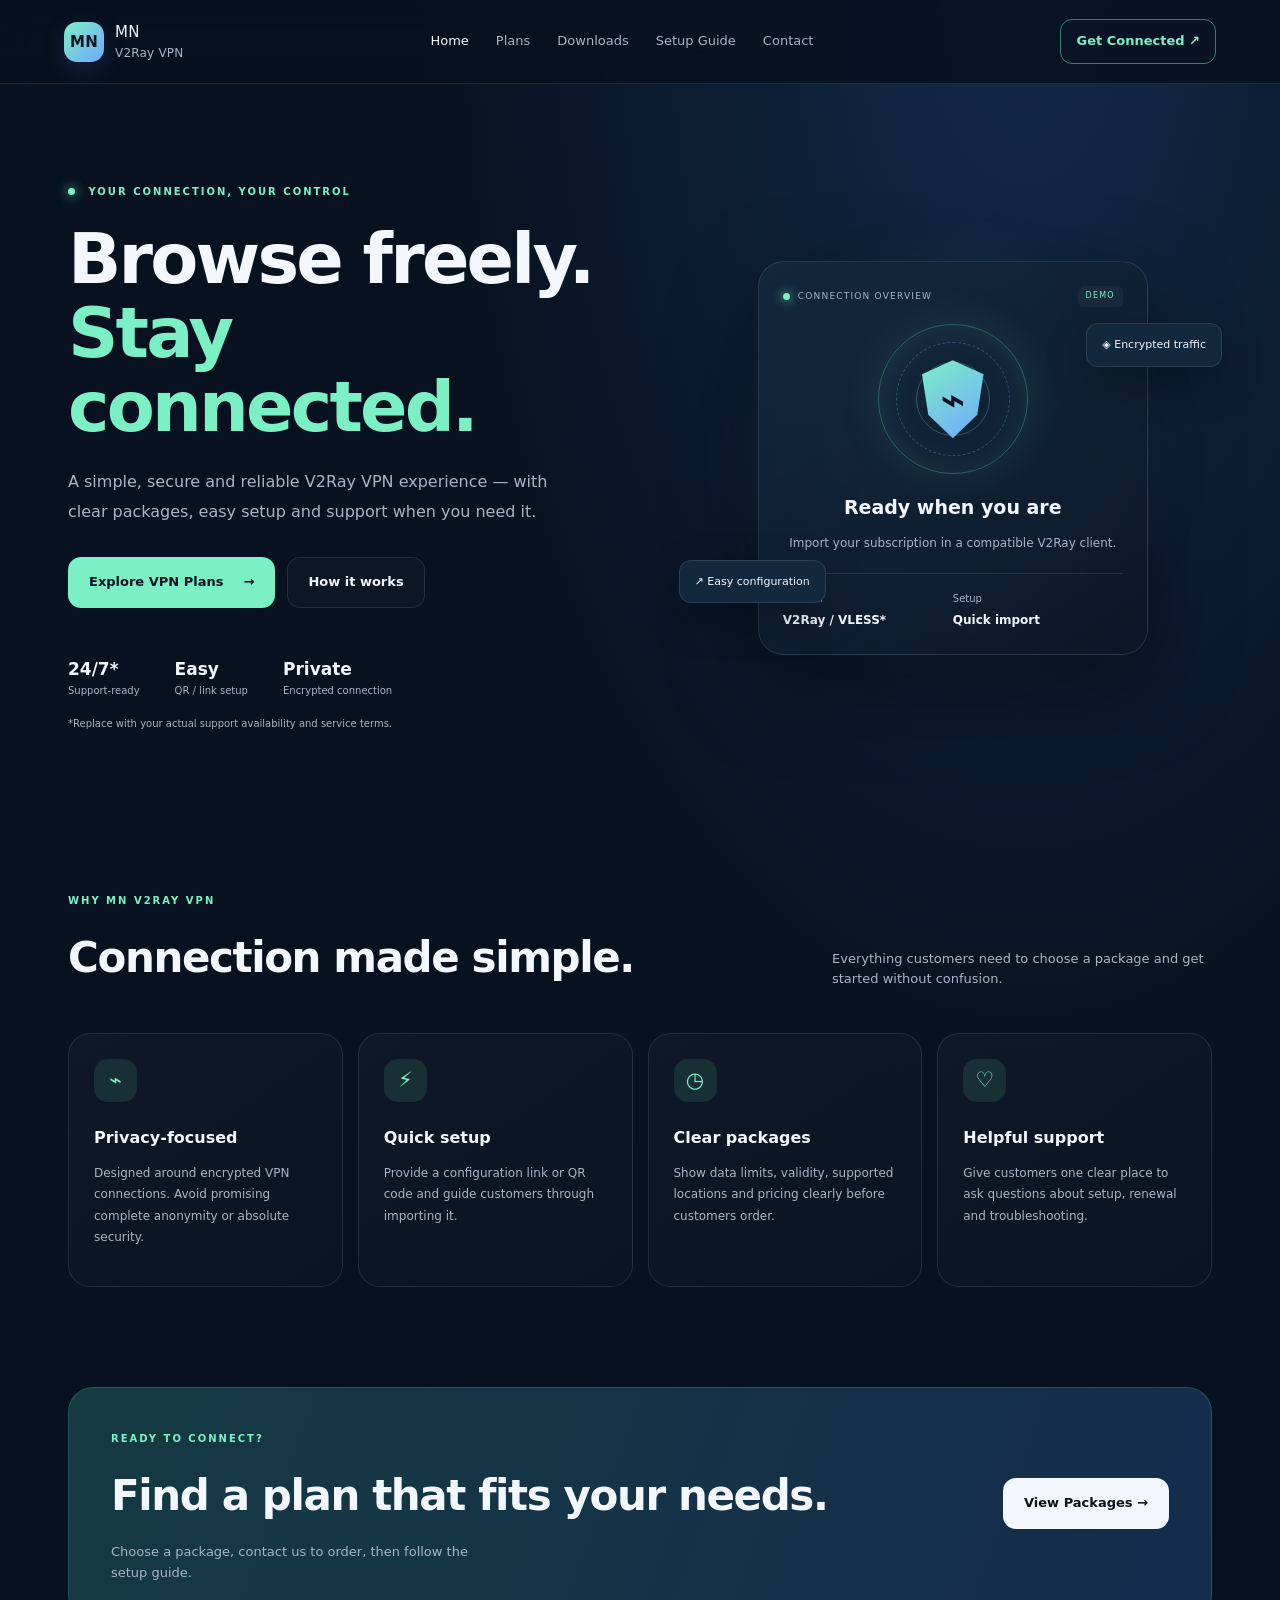
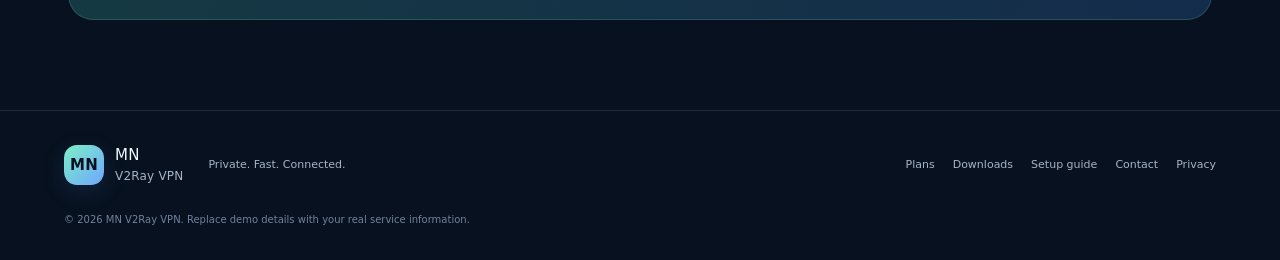
<file: index.html>
<!doctype html>
<html lang="en">
<head>
<meta charset="utf-8"><meta name="viewport" content="width=device-width, initial-scale=1">
<meta name="description" content="MN V2Ray VPN — secure, simple and reliable VPN plans with fast setup and friendly support.">
<title>MN V2Ray VPN | Private. Fast. Connected.</title><link rel="stylesheet" href="assets/style.css">
</head><body>
<header class="topbar"><a class="brand" href="index.html"><span class="logo">MN</span><span>MN <b>V2Ray VPN</b></span></a><button class="menu" aria-label="Open menu" onclick="document.querySelector('nav').classList.toggle('open')">☰</button><nav><a class="active" href="index.html">Home</a><a href="plans.html">Plans</a><a href="download.html">Downloads</a><a href="setup.html">Setup Guide</a><a href="contact.html">Contact</a></nav><a class="nav-cta" href="plans.html">Get Connected ↗</a></header>
<main>
<section class="hero"><div class="hero-copy"><div class="eyebrow"><span class="dot"></span> YOUR CONNECTION, YOUR CONTROL</div><h1>Browse freely.<br><span>Stay connected.</span></h1><p class="lead">A simple, secure and reliable V2Ray VPN experience — with clear packages, easy setup and support when you need it.</p><div class="actions"><a class="btn primary" href="plans.html">Explore VPN Plans <span>→</span></a><a class="btn secondary" href="setup.html">How it works</a></div><div class="trust-row"><div><strong>24/7*</strong><small>Support-ready</small></div><div><strong>Easy</strong><small>QR / link setup</small></div><div><strong>Private</strong><small>Encrypted connection</small></div></div><small class="disclaimer">*Replace with your actual support availability and service terms.</small></div>
<div class="hero-visual"><div class="glow"></div><div class="status-card"><div class="card-head"><span class="status-dot"></span> CONNECTION OVERVIEW <span class="pill">DEMO</span></div><div class="orbit"><div class="orbit-ring"></div><div class="shield">⌁</div></div><div class="connected">Ready when you are</div><p class="muted">Import your subscription in a compatible V2Ray client.</p><div class="mini-stats"><div><small>Protocol</small><b>V2Ray / VLESS*</b></div><div><small>Setup</small><b>Quick import</b></div></div></div><div class="floating-chip chip-one">◈ Encrypted traffic</div><div class="floating-chip chip-two">↗ Easy configuration</div></div></section>
<section class="section"><div class="section-title"><div><span class="eyebrow">WHY MN V2RAY VPN</span><h2>Connection made simple.</h2></div><p>Everything customers need to choose a package and get started without confusion.</p></div><div class="feature-grid"><article class="feature"><div class="icon">⌁</div><h3>Privacy-focused</h3><p>Designed around encrypted VPN connections. Avoid promising complete anonymity or absolute security.</p></article><article class="feature"><div class="icon">⚡</div><h3>Quick setup</h3><p>Provide a configuration link or QR code and guide customers through importing it.</p></article><article class="feature"><div class="icon">◷</div><h3>Clear packages</h3><p>Show data limits, validity, supported locations and pricing clearly before customers order.</p></article><article class="feature"><div class="icon">♡</div><h3>Helpful support</h3><p>Give customers one clear place to ask questions about setup, renewal and troubleshooting.</p></article></div></section>
<section class="band"><div><span class="eyebrow">READY TO CONNECT?</span><h2>Find a plan that fits your needs.</h2><p>Choose a package, contact us to order, then follow the setup guide.</p></div><a class="btn light" href="plans.html">View Packages →</a></section>
</main><footer><a class="brand" href="index.html"><span class="logo">MN</span><span>MN <b>V2Ray VPN</b></span></a><p>Private. Fast. Connected.</p><div class="footer-links"><a href="plans.html">Plans</a><a href="download.html">Downloads</a><a href="setup.html">Setup guide</a><a href="contact.html">Contact</a><a href="privacy.html">Privacy</a></div><small>© <span id="year"></span> MN V2Ray VPN. Replace demo details with your real service information.</small></footer><script src="assets/main.js"></script></body></html>
</file>
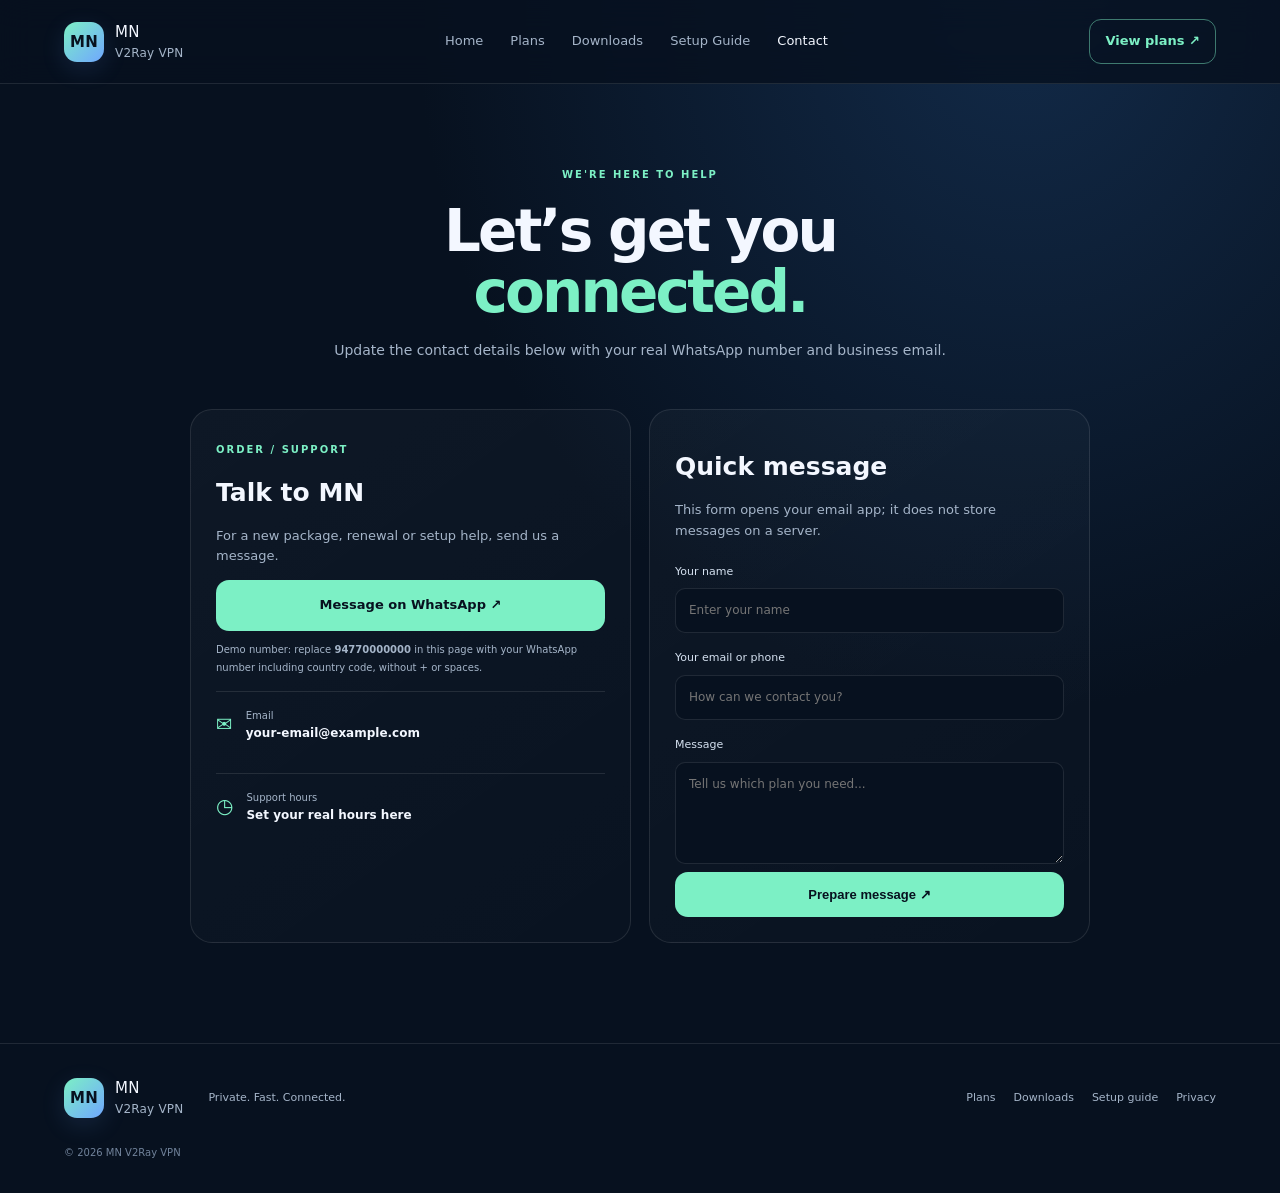
<file: contact.html>
<!doctype html><html lang="en"><head><meta charset="utf-8"><meta name="viewport" content="width=device-width, initial-scale=1"><title>Contact & Orders | MN V2Ray VPN</title><link rel="stylesheet" href="assets/style.css"></head><body>
<header class="topbar"><a class="brand" href="index.html"><span class="logo">MN</span><span>MN <b>V2Ray VPN</b></span></a><button class="menu" aria-label="Open menu" onclick="document.querySelector('nav').classList.toggle('open')">☰</button><nav><a href="index.html">Home</a><a href="plans.html">Plans</a><a href="download.html">Downloads</a><a href="setup.html">Setup Guide</a><a class="active" href="contact.html">Contact</a></nav><a class="nav-cta" href="plans.html">View plans ↗</a></header>
<main class="inner-page"><div class="page-heading"><span class="eyebrow">WE'RE HERE TO HELP</span><h1>Let’s get you <span>connected.</span></h1><p>Update the contact details below with your real WhatsApp number and business email.</p></div><div class="contact-layout"><section class="contact-box"><span class="eyebrow">ORDER / SUPPORT</span><h2>Talk to MN</h2><p>For a new package, renewal or setup help, send us a message.</p><a class="btn primary full" href="https://wa.me/94770000000?text=Hello%20MN%20V2Ray%20VPN%2C%20I%20want%20to%20know%20about%20your%20plans." target="_blank" rel="noopener">Message on WhatsApp ↗</a><p class="small-note">Demo number: replace <b>94770000000</b> in this page with your WhatsApp number including country code, without + or spaces.</p><div class="contact-line"><span>✉</span><div><small>Email</small><b>your-email@example.com</b></div></div><div class="contact-line"><span>◷</span><div><small>Support hours</small><b>Set your real hours here</b></div></div></section><section class="contact-box form-box"><h2>Quick message</h2><p>This form opens your email app; it does not store messages on a server.</p><form id="contactForm"><label for="name">Your name</label><input id="name" required placeholder="Enter your name"><label for="email">Your email or phone</label><input id="email" required placeholder="How can we contact you?"><label for="message">Message</label><textarea id="message" required rows="4" placeholder="Tell us which plan you need..."></textarea><button class="btn primary full" type="submit">Prepare message ↗</button></form></section></div></main>
<footer><a class="brand" href="index.html"><span class="logo">MN</span><span>MN <b>V2Ray VPN</b></span></a><p>Private. Fast. Connected.</p><div class="footer-links"><a href="plans.html">Plans</a><a href="download.html">Downloads</a><a href="setup.html">Setup guide</a><a href="privacy.html">Privacy</a></div><small>© <span id="year"></span> MN V2Ray VPN</small></footer><script src="assets/main.js"></script></body></html>
</file>
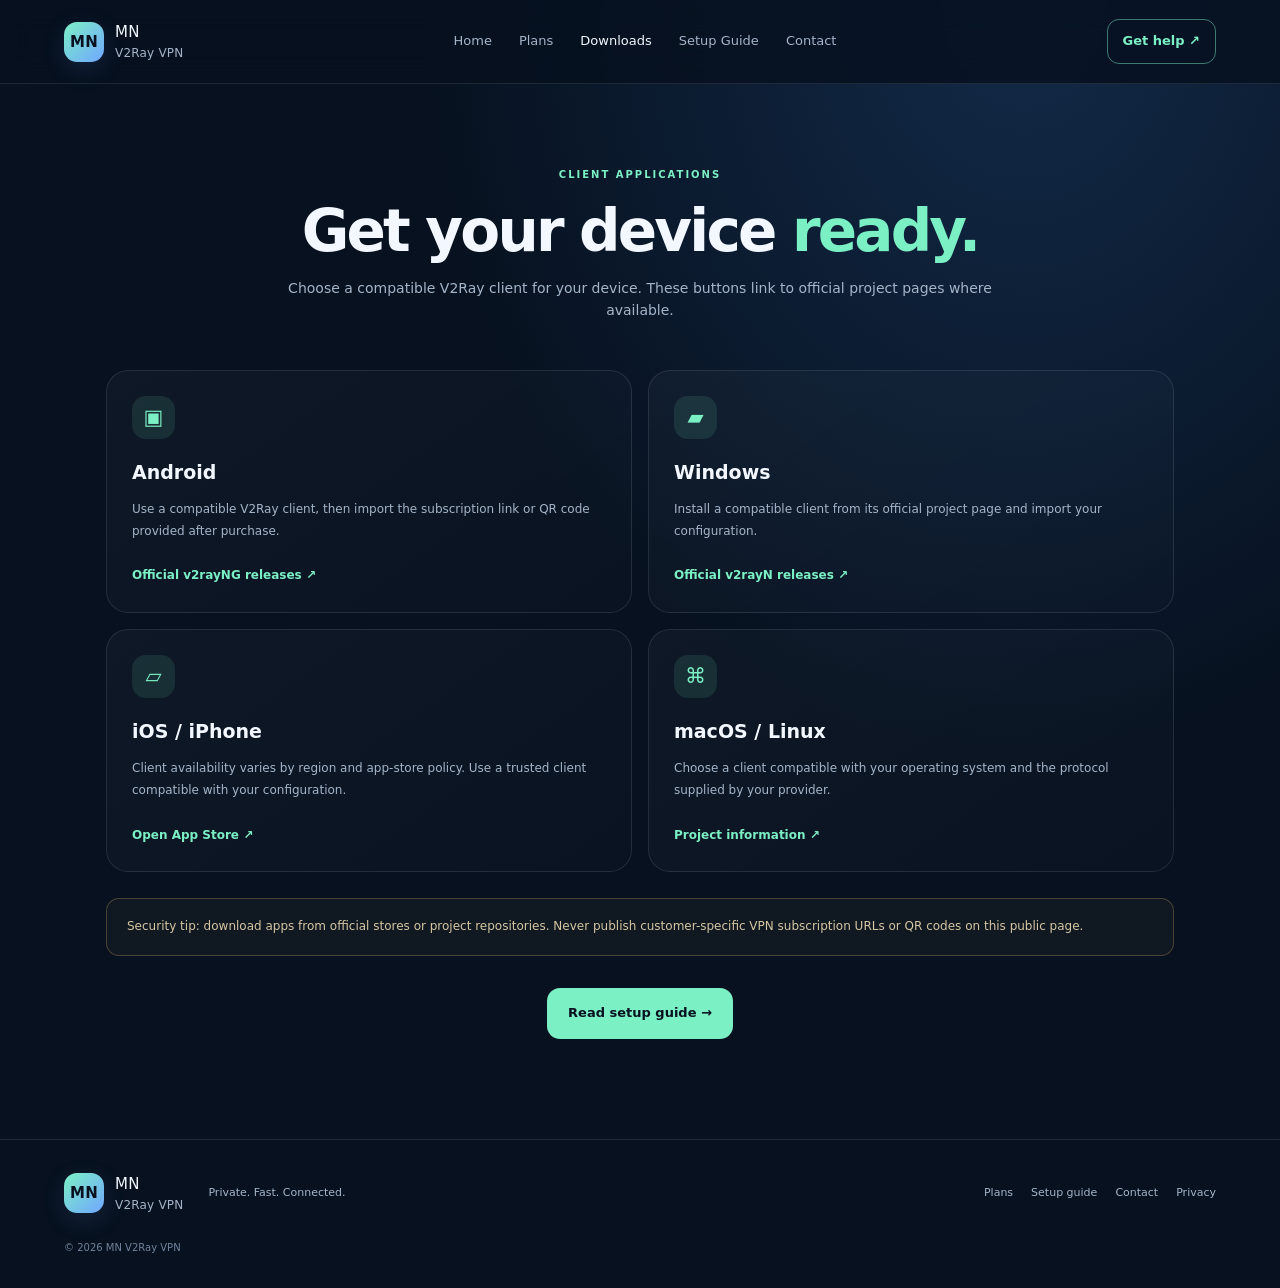
<file: download.html>
<!doctype html><html lang="en"><head><meta charset="utf-8"><meta name="viewport" content="width=device-width, initial-scale=1"><title>Downloads | MN V2Ray VPN</title><link rel="stylesheet" href="assets/style.css"></head><body>
<header class="topbar"><a class="brand" href="index.html"><span class="logo">MN</span><span>MN <b>V2Ray VPN</b></span></a><button class="menu" aria-label="Open menu" onclick="document.querySelector('nav').classList.toggle('open')">☰</button><nav><a href="index.html">Home</a><a href="plans.html">Plans</a><a class="active" href="download.html">Downloads</a><a href="setup.html">Setup Guide</a><a href="contact.html">Contact</a></nav><a class="nav-cta" href="contact.html">Get help ↗</a></header>
<main class="inner-page"><div class="page-heading"><span class="eyebrow">CLIENT APPLICATIONS</span><h1>Get your device <span>ready.</span></h1><p>Choose a compatible V2Ray client for your device. These buttons link to official project pages where available.</p></div><div class="download-grid">
<article class="download-card"><div class="device-icon">▣</div><h2>Android</h2><p>Use a compatible V2Ray client, then import the subscription link or QR code provided after purchase.</p><a class="text-link" href="https://github.com/2dust/v2rayNG/releases" target="_blank" rel="noopener">Official v2rayNG releases ↗</a></article>
<article class="download-card"><div class="device-icon">▰</div><h2>Windows</h2><p>Install a compatible client from its official project page and import your configuration.</p><a class="text-link" href="https://github.com/2dust/v2rayN/releases" target="_blank" rel="noopener">Official v2rayN releases ↗</a></article>
<article class="download-card"><div class="device-icon">▱</div><h2>iOS / iPhone</h2><p>Client availability varies by region and app-store policy. Use a trusted client compatible with your configuration.</p><a class="text-link" href="https://apps.apple.com/" target="_blank" rel="noopener">Open App Store ↗</a></article>
<article class="download-card"><div class="device-icon">⌘</div><h2>macOS / Linux</h2><p>Choose a client compatible with your operating system and the protocol supplied by your provider.</p><a class="text-link" href="https://github.com/2dust/v2rayN" target="_blank" rel="noopener">Project information ↗</a></article>
</div><div class="notice">Security tip: download apps from official stores or project repositories. Never publish customer-specific VPN subscription URLs or QR codes on this public page.</div><div class="center-actions"><a class="btn primary" href="setup.html">Read setup guide →</a></div></main>
<footer><a class="brand" href="index.html"><span class="logo">MN</span><span>MN <b>V2Ray VPN</b></span></a><p>Private. Fast. Connected.</p><div class="footer-links"><a href="plans.html">Plans</a><a href="setup.html">Setup guide</a><a href="contact.html">Contact</a><a href="privacy.html">Privacy</a></div><small>© <span id="year"></span> MN V2Ray VPN</small></footer><script src="assets/main.js"></script></body></html>
</file>
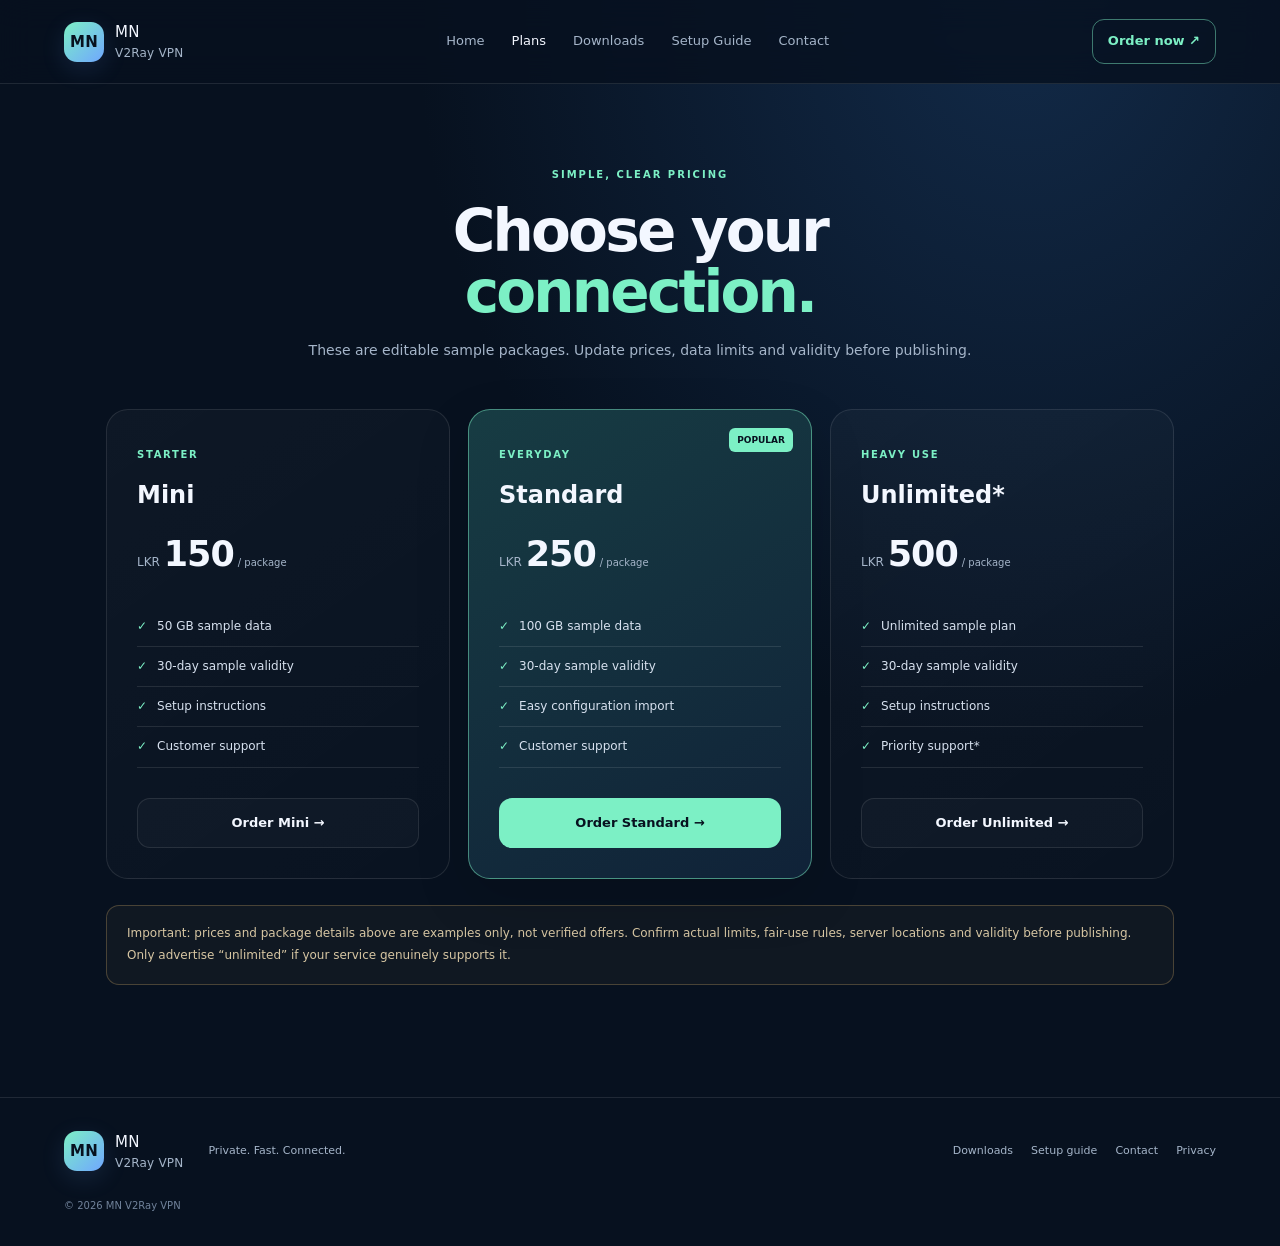
<file: plans.html>
<!doctype html><html lang="en"><head><meta charset="utf-8"><meta name="viewport" content="width=device-width, initial-scale=1"><title>VPN Plans | MN V2Ray VPN</title><link rel="stylesheet" href="assets/style.css"></head><body>
<header class="topbar"><a class="brand" href="index.html"><span class="logo">MN</span><span>MN <b>V2Ray VPN</b></span></a><button class="menu" aria-label="Open menu" onclick="document.querySelector('nav').classList.toggle('open')">☰</button><nav><a href="index.html">Home</a><a class="active" href="plans.html">Plans</a><a href="download.html">Downloads</a><a href="setup.html">Setup Guide</a><a href="contact.html">Contact</a></nav><a class="nav-cta" href="contact.html">Order now ↗</a></header>
<main class="inner-page"><div class="page-heading"><span class="eyebrow">SIMPLE, CLEAR PRICING</span><h1>Choose your <span>connection.</span></h1><p>These are editable sample packages. Update prices, data limits and validity before publishing.</p></div><div class="pricing-grid">
<article class="price-card"><span class="plan-label">STARTER</span><h2>Mini</h2><p class="price">LKR <strong>150</strong><small>/ package</small></p><ul><li>50 GB sample data</li><li>30-day sample validity</li><li>Setup instructions</li><li>Customer support</li></ul><a class="btn secondary full" href="contact.html">Order Mini →</a></article>
<article class="price-card popular"><span class="popular-tag">POPULAR</span><span class="plan-label">EVERYDAY</span><h2>Standard</h2><p class="price">LKR <strong>250</strong><small>/ package</small></p><ul><li>100 GB sample data</li><li>30-day sample validity</li><li>Easy configuration import</li><li>Customer support</li></ul><a class="btn primary full" href="contact.html">Order Standard →</a></article>
<article class="price-card"><span class="plan-label">HEAVY USE</span><h2>Unlimited*</h2><p class="price">LKR <strong>500</strong><small>/ package</small></p><ul><li>Unlimited sample plan</li><li>30-day sample validity</li><li>Setup instructions</li><li>Priority support*</li></ul><a class="btn secondary full" href="contact.html">Order Unlimited →</a></article></div><p class="notice">Important: prices and package details above are examples only, not verified offers. Confirm actual limits, fair-use rules, server locations and validity before publishing. Only advertise “unlimited” if your service genuinely supports it.</p></main>
<footer><a class="brand" href="index.html"><span class="logo">MN</span><span>MN <b>V2Ray VPN</b></span></a><p>Private. Fast. Connected.</p><div class="footer-links"><a href="download.html">Downloads</a><a href="setup.html">Setup guide</a><a href="contact.html">Contact</a><a href="privacy.html">Privacy</a></div><small>© <span id="year"></span> MN V2Ray VPN</small></footer><script src="assets/main.js"></script></body></html>
</file>
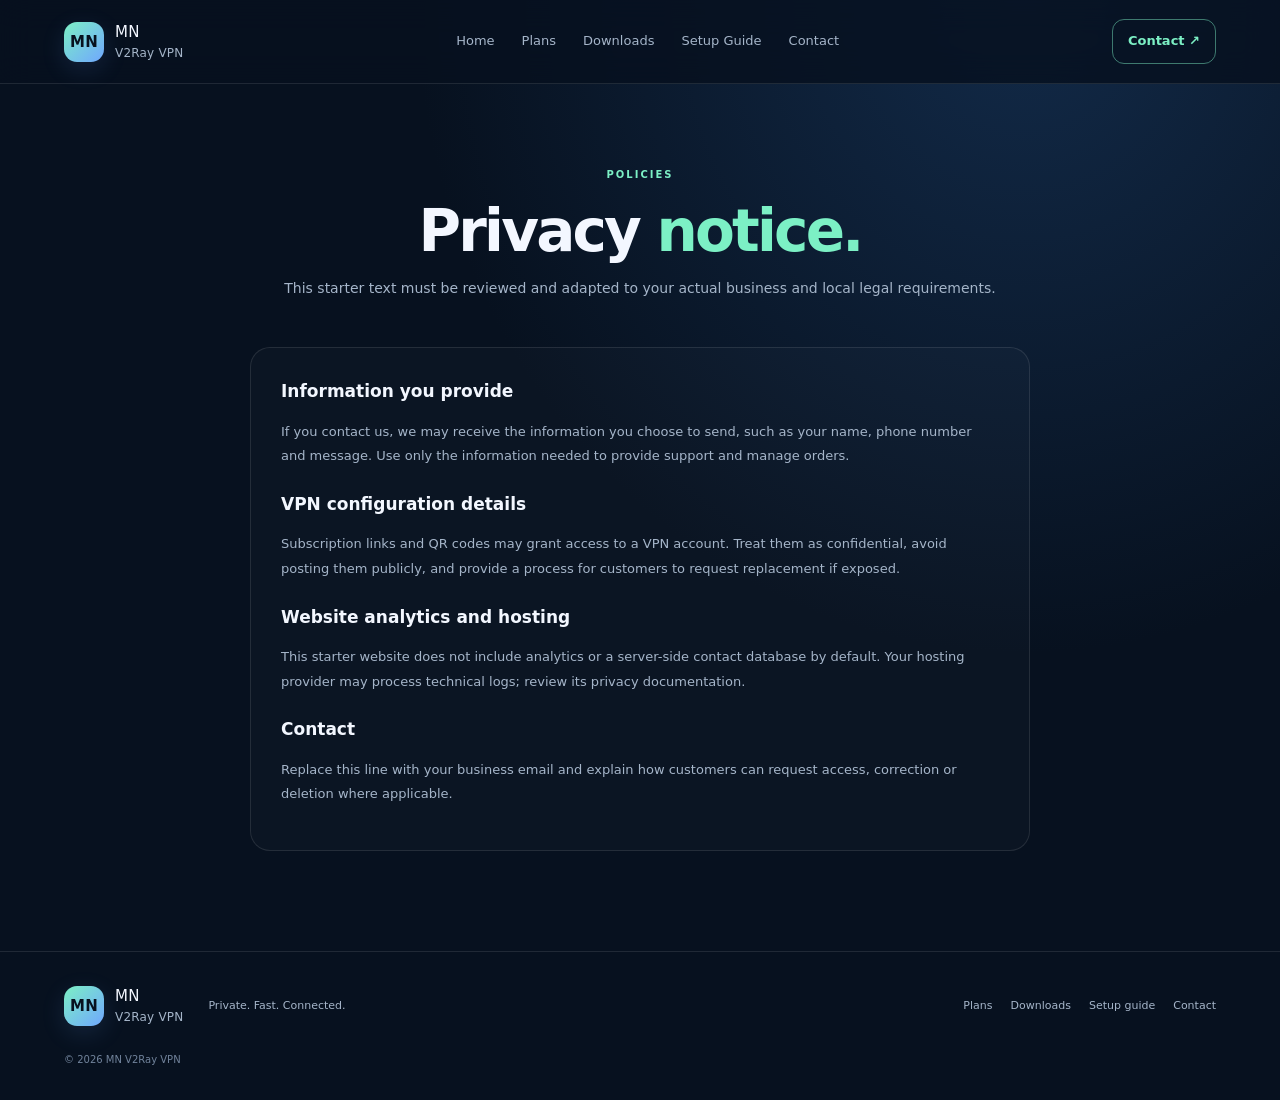
<file: privacy.html>
<!doctype html><html lang="en"><head><meta charset="utf-8"><meta name="viewport" content="width=device-width, initial-scale=1"><title>Privacy | MN V2Ray VPN</title><link rel="stylesheet" href="assets/style.css"></head><body><header class="topbar"><a class="brand" href="index.html"><span class="logo">MN</span><span>MN <b>V2Ray VPN</b></span></a><button class="menu" aria-label="Open menu" onclick="document.querySelector('nav').classList.toggle('open')">☰</button><nav><a href="index.html">Home</a><a href="plans.html">Plans</a><a href="download.html">Downloads</a><a href="setup.html">Setup Guide</a><a href="contact.html">Contact</a></nav><a class="nav-cta" href="contact.html">Contact ↗</a></header><main class="inner-page"><div class="page-heading"><span class="eyebrow">POLICIES</span><h1>Privacy <span>notice.</span></h1><p>This starter text must be reviewed and adapted to your actual business and local legal requirements.</p></div><article class="policy"><h2>Information you provide</h2><p>If you contact us, we may receive the information you choose to send, such as your name, phone number and message. Use only the information needed to provide support and manage orders.</p><h2>VPN configuration details</h2><p>Subscription links and QR codes may grant access to a VPN account. Treat them as confidential, avoid posting them publicly, and provide a process for customers to request replacement if exposed.</p><h2>Website analytics and hosting</h2><p>This starter website does not include analytics or a server-side contact database by default. Your hosting provider may process technical logs; review its privacy documentation.</p><h2>Contact</h2><p>Replace this line with your business email and explain how customers can request access, correction or deletion where applicable.</p></article></main><footer><a class="brand" href="index.html"><span class="logo">MN</span><span>MN <b>V2Ray VPN</b></span></a><p>Private. Fast. Connected.</p><div class="footer-links"><a href="plans.html">Plans</a><a href="download.html">Downloads</a><a href="setup.html">Setup guide</a><a href="contact.html">Contact</a></div><small>© <span id="year"></span> MN V2Ray VPN</small></footer><script src="assets/main.js"></script></body></html>
</file>
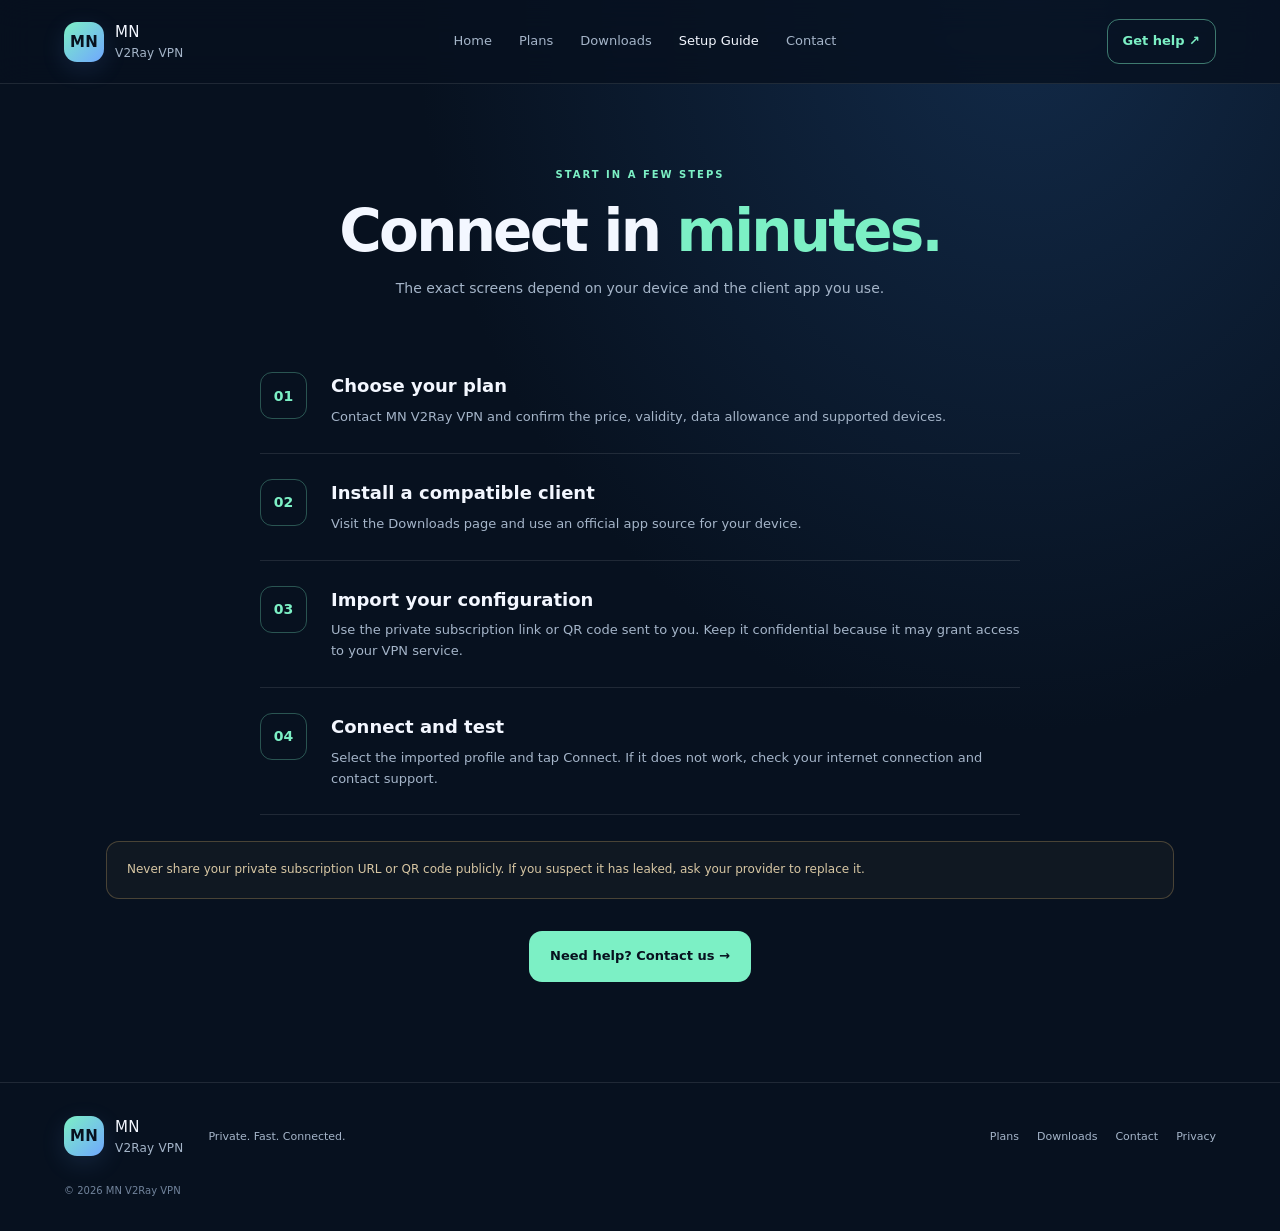
<file: setup.html>
<!doctype html><html lang="en"><head><meta charset="utf-8"><meta name="viewport" content="width=device-width, initial-scale=1"><title>Setup Guide | MN V2Ray VPN</title><link rel="stylesheet" href="assets/style.css"></head><body>
<header class="topbar"><a class="brand" href="index.html"><span class="logo">MN</span><span>MN <b>V2Ray VPN</b></span></a><button class="menu" aria-label="Open menu" onclick="document.querySelector('nav').classList.toggle('open')">☰</button><nav><a href="index.html">Home</a><a href="plans.html">Plans</a><a href="download.html">Downloads</a><a class="active" href="setup.html">Setup Guide</a><a href="contact.html">Contact</a></nav><a class="nav-cta" href="contact.html">Get help ↗</a></header>
<main class="inner-page"><div class="page-heading"><span class="eyebrow">START IN A FEW STEPS</span><h1>Connect in <span>minutes.</span></h1><p>The exact screens depend on your device and the client app you use.</p></div><div class="steps"><article><span>01</span><div><h2>Choose your plan</h2><p>Contact MN V2Ray VPN and confirm the price, validity, data allowance and supported devices.</p></div></article><article><span>02</span><div><h2>Install a compatible client</h2><p>Visit the Downloads page and use an official app source for your device.</p></div></article><article><span>03</span><div><h2>Import your configuration</h2><p>Use the private subscription link or QR code sent to you. Keep it confidential because it may grant access to your VPN service.</p></div></article><article><span>04</span><div><h2>Connect and test</h2><p>Select the imported profile and tap Connect. If it does not work, check your internet connection and contact support.</p></div></article></div><div class="notice">Never share your private subscription URL or QR code publicly. If you suspect it has leaked, ask your provider to replace it.</div><div class="center-actions"><a class="btn primary" href="contact.html">Need help? Contact us →</a></div></main>
<footer><a class="brand" href="index.html"><span class="logo">MN</span><span>MN <b>V2Ray VPN</b></span></a><p>Private. Fast. Connected.</p><div class="footer-links"><a href="plans.html">Plans</a><a href="download.html">Downloads</a><a href="contact.html">Contact</a><a href="privacy.html">Privacy</a></div><small>© <span id="year"></span> MN V2Ray VPN</small></footer><script src="assets/main.js"></script></body></html>
</file>
<file: assets/style.css>
:root{--bg:#07111f;--panel:#0d1b2c;--panel2:#102238;--text:#f3f7ff;--muted:#a5b5c9;--accent:#7cf0c5;--accent2:#70a7ff;--line:rgba(255,255,255,.1);--radius:22px}*{box-sizing:border-box}html{scroll-behavior:smooth}body{margin:0;background:radial-gradient(ellipse at 80% 0%,#122a48 0,transparent 42%),var(--bg);color:var(--text);font-family:Inter,ui-sans-serif,system-ui,-apple-system,BlinkMacSystemFont,"Segoe UI",sans-serif;line-height:1.6}a{color:inherit;text-decoration:none}.topbar{height:84px;display:flex;align-items:center;justify-content:space-between;gap:26px;padding:0 max(5vw,22px);border-bottom:1px solid var(--line);background:rgba(7,17,31,.82);backdrop-filter:blur(16px);position:sticky;top:0;z-index:10}.brand{display:flex;align-items:center;gap:11px;font-size:15px;letter-spacing:.2px;white-space:nowrap}.brand b{display:block;font-size:12px;color:var(--muted);font-weight:500}.logo{width:40px;height:40px;border-radius:13px;display:grid;place-items:center;color:#07111f;font-weight:900;background:linear-gradient(135deg,var(--accent),var(--accent2));box-shadow:0 7px 25px #70a7ff22}nav{display:flex;gap:27px;color:var(--muted);font-size:13px}nav a:hover,nav a.active{color:var(--text)}.nav-cta{border:1px solid #7cf0c577;border-radius:12px;padding:11px 15px;color:var(--accent);font-size:13px;font-weight:700;white-space:nowrap}.menu{display:none;background:none;border:0;color:white;font-size:25px}.hero{max-width:1200px;margin:auto;padding:100px 28px 94px;display:grid;grid-template-columns:1.04fr .96fr;align-items:center;gap:64px;min-height:620px}.eyebrow{font-size:10px;letter-spacing:2px;font-weight:800;color:var(--accent)}.dot,.status-dot{display:inline-block;width:7px;height:7px;background:var(--accent);border-radius:50%;margin-right:8px;box-shadow:0 0 12px var(--accent)}h1{font-size:clamp(42px,5.5vw,70px);line-height:1.06;letter-spacing:-2.8px;margin:22px 0}.hero h1 span,.page-heading h1 span,.section-title h2 span{color:var(--accent)}.lead{font-size:16px;color:var(--muted);max-width:520px;line-height:1.9}.actions{display:flex;gap:12px;flex-wrap:wrap;margin-top:30px}.btn{display:inline-flex;align-items:center;justify-content:center;gap:20px;padding:14px 20px;border-radius:13px;font-size:13px;font-weight:800;border:1px solid transparent;cursor:pointer;transition:transform .2s,filter .2s}.btn:hover{transform:translateY(-2px);filter:brightness(1.08)}.primary{background:var(--accent);color:#07111f}.secondary{border-color:var(--line);background:#ffffff06;color:var(--text)}.light{background:#f3f7ff;color:#07111f}.trust-row{display:flex;gap:35px;margin-top:48px}.trust-row div{display:flex;flex-direction:column}.trust-row strong{font-size:17px}.trust-row small,.disclaimer{font-size:10px;color:var(--muted)}.disclaimer{display:block;margin-top:17px}.hero-visual{min-height:400px;display:grid;place-items:center;position:relative}.glow{position:absolute;width:340px;height:340px;border-radius:50%;background:linear-gradient(135deg,#7cf0c526,#70a7ff30);filter:blur(40px)}.status-card{position:relative;width:min(100%,390px);padding:24px;border:1px solid #ffffff1c;background:linear-gradient(145deg,#14283dE8,#0b1727F5);border-radius:26px;box-shadow:0 30px 90px #0006}.card-head{font-size:9px;letter-spacing:1.2px;color:var(--muted);display:flex;align-items:center}.pill{margin-left:auto;padding:4px 8px;border-radius:6px;background:#ffffff0b;color:var(--accent);font-size:8px}.orbit{height:185px;display:grid;place-items:center;position:relative}.orbit-ring{position:absolute;width:150px;height:150px;border:1px solid #7cf0c54c;border-radius:50%;box-shadow:0 0 45px #7cf0c51a,inset 0 0 35px #7cf0c51a}.orbit-ring:before,.orbit-ring:after{content:"";position:absolute;inset:17px;border:1px dashed #70a7ff55;border-radius:50%}.orbit-ring:after{inset:37px;border-style:solid;border-color:#7cf0c544}.shield{height:78px;width:70px;display:grid;place-items:center;clip-path:polygon(50% 0,94% 18%,85% 70%,50% 100%,15% 70%,6% 18%);background:linear-gradient(145deg,var(--accent),var(--accent2));color:#07111f;font-size:42px;font-weight:900}.connected{text-align:center;font-size:19px;font-weight:800}.muted{color:var(--muted);text-align:center;font-size:12px}.mini-stats{display:grid;grid-template-columns:1fr 1fr;border-top:1px solid var(--line);margin-top:20px;padding-top:17px}.mini-stats div{display:flex;flex-direction:column;gap:4px}.mini-stats small{font-size:10px;color:var(--muted)}.mini-stats b{font-size:12px}.floating-chip{position:absolute;background:#14283d;border:1px solid var(--line);border-radius:12px;padding:12px 15px;font-size:11px;box-shadow:0 15px 40px #0004}.chip-one{top:65px;right:-10px}.chip-two{bottom:55px;left:-15px}.section{max-width:1200px;margin:auto;padding:60px 28px 100px}.section-title{display:flex;justify-content:space-between;align-items:end;gap:30px;margin-bottom:30px}.section-title h2,.band h2{font-size:clamp(28px,3.4vw,42px);letter-spacing:-1.4px;margin:12px 0}.section-title p,.band p{color:var(--muted);font-size:13px;max-width:380px}.feature-grid{display:grid;grid-template-columns:repeat(4,1fr);gap:15px}.feature,.download-card,.price-card,.contact-box{border:1px solid var(--line);background:linear-gradient(145deg,#ffffff08,#ffffff03);border-radius:var(--radius);padding:25px}.icon,.device-icon{width:43px;height:43px;border-radius:14px;background:#7cf0c51b;color:var(--accent);display:grid;place-items:center;font-size:21px}.feature h3{font-size:16px;margin:23px 0 8px}.feature p,.download-card p{font-size:12px;color:var(--muted);line-height:1.8}.band{max-width:1144px;margin:0 auto 90px;padding:36px 42px;border-radius:25px;background:linear-gradient(110deg,#153a42,#142c4c);border:1px solid #7cf0c52b;display:flex;align-items:center;justify-content:space-between;gap:24px}.band h2{margin-bottom:4px}.band p{margin-bottom:0}.inner-page{max-width:1120px;margin:auto;padding:76px 26px 100px;min-height:65vh}.page-heading{text-align:center;max-width:720px;margin:0 auto 48px}.page-heading h1{font-size:clamp(38px,5vw,58px);margin:15px 0}.page-heading p{color:var(--muted);font-size:14px}.pricing-grid{display:grid;grid-template-columns:repeat(3,1fr);gap:18px}.price-card{position:relative;padding:30px}.price-card.popular{border-color:#7cf0c57d;background:linear-gradient(150deg,#173c43,#102238);box-shadow:0 20px 55px #0002}.popular-tag{position:absolute;right:18px;top:18px;background:var(--accent);color:#07111f;font-size:9px;font-weight:900;padding:5px 8px;border-radius:6px}.plan-label{font-size:10px;letter-spacing:1.7px;color:var(--accent);font-weight:800}.price-card h2{font-size:24px;margin:10px 0}.price{color:var(--muted);font-size:12px}.price strong{font-size:35px;color:var(--text);letter-spacing:-1px}.price small{margin-left:4px}.price-card ul{padding:0;list-style:none;margin:25px 0 30px}.price-card li{font-size:12px;color:#d7e1ef;padding:10px 0;border-bottom:1px solid var(--line)}.price-card li:before{content:"✓";color:var(--accent);margin-right:10px}.full{width:100%}.notice{margin-top:26px;padding:17px 20px;border:1px solid #e9bd6e44;background:#e9bd6e0b;color:#d7c6a3;border-radius:13px;font-size:12px;line-height:1.8}.download-grid{display:grid;grid-template-columns:repeat(2,1fr);gap:16px}.download-card h2{font-size:19px;margin:18px 0 8px}.text-link{display:inline-block;color:var(--accent);font-size:12px;font-weight:800;margin-top:12px}.steps{max-width:760px;margin:auto}.steps article{display:flex;gap:24px;padding:25px 0;border-bottom:1px solid var(--line)}.steps article>span{font-size:14px;color:var(--accent);font-weight:900;border:1px solid #7cf0c54d;border-radius:12px;width:47px;height:47px;display:grid;place-items:center;flex-shrink:0}.steps h2{font-size:18px;margin:0 0 6px}.steps p{font-size:13px;color:var(--muted);margin:0}.center-actions{text-align:center;margin-top:32px}.contact-layout{display:grid;grid-template-columns:1fr 1fr;gap:18px;max-width:900px;margin:auto}.contact-box h2{font-size:25px;margin:12px 0}.contact-box p{font-size:13px;color:var(--muted)}.contact-box .small-note{font-size:10px;line-height:1.8}.contact-line{display:flex;gap:13px;padding:16px 0;border-top:1px solid var(--line);margin-top:14px}.contact-line>span{color:var(--accent);font-size:20px}.contact-line div{display:flex;flex-direction:column}.contact-line small{color:var(--muted);font-size:10px}.contact-line b{font-size:12px}.form-box form{display:flex;flex-direction:column;gap:8px}.form-box label{font-size:11px;color:#d5e1f0;margin-top:8px}.form-box input,.form-box textarea{width:100%;padding:12px 13px;border-radius:10px;border:1px solid var(--line);background:#07111f;color:var(--text);font:inherit;font-size:12px;resize:vertical}.policy{max-width:780px;margin:auto;border:1px solid var(--line);background:#ffffff05;border-radius:20px;padding:30px}.policy h2{font-size:17px;margin-top:22px}.policy h2:first-child{margin-top:0}.policy p{font-size:13px;color:var(--muted);line-height:1.9}footer{padding:32px max(5vw,22px);border-top:1px solid var(--line);display:flex;align-items:center;gap:25px;flex-wrap:wrap}footer p{color:var(--muted);font-size:11px;margin-right:auto}.footer-links{display:flex;gap:18px;flex-wrap:wrap;color:var(--muted);font-size:11px}footer>small{width:100%;color:#71839b;font-size:10px}.footer-links a:hover{color:var(--accent)}@media(max-width:900px){.topbar{gap:15px}.topbar nav{gap:13px}.nav-cta{display:none}.hero{gap:25px;padding-top:70px}.feature-grid{grid-template-columns:repeat(2,1fr)}.pricing-grid{grid-template-columns:1fr;max-width:520px;margin:auto}.price-card{padding:25px}.band{margin-left:22px;margin-right:22px}.chip-one{right:0}.chip-two{left:0}}@media(max-width:680px){.topbar{height:72px}.menu{display:block;margin-left:auto}nav{display:none;position:absolute;top:71px;left:0;right:0;background:#091626;border-bottom:1px solid var(--line);padding:18px 24px;flex-direction:column;gap:17px}nav.open{display:flex}.hero{grid-template-columns:1fr;padding:60px 22px 55px;gap:20px}.hero h1{font-size:48px}.hero-visual{min-height:355px}.status-card{max-width:340px}.chip-one{right:0;top:28px}.chip-two{left:0;bottom:30px}.trust-row{gap:22px}.section{padding:40px 22px 65px}.section-title{display:block}.feature-grid{grid-template-columns:1fr}.band{margin-bottom:60px;padding:28px;align-items:flex-start;flex-direction:column}.inner-page{padding:55px 20px 70px}.page-heading{margin-bottom:35px}.download-grid,.contact-layout{grid-template-columns:1fr}.steps article{gap:15px}.policy{padding:22px}footer{gap:15px}footer p{width:100%;margin:0}.footer-links{gap:14px}}
</file>
